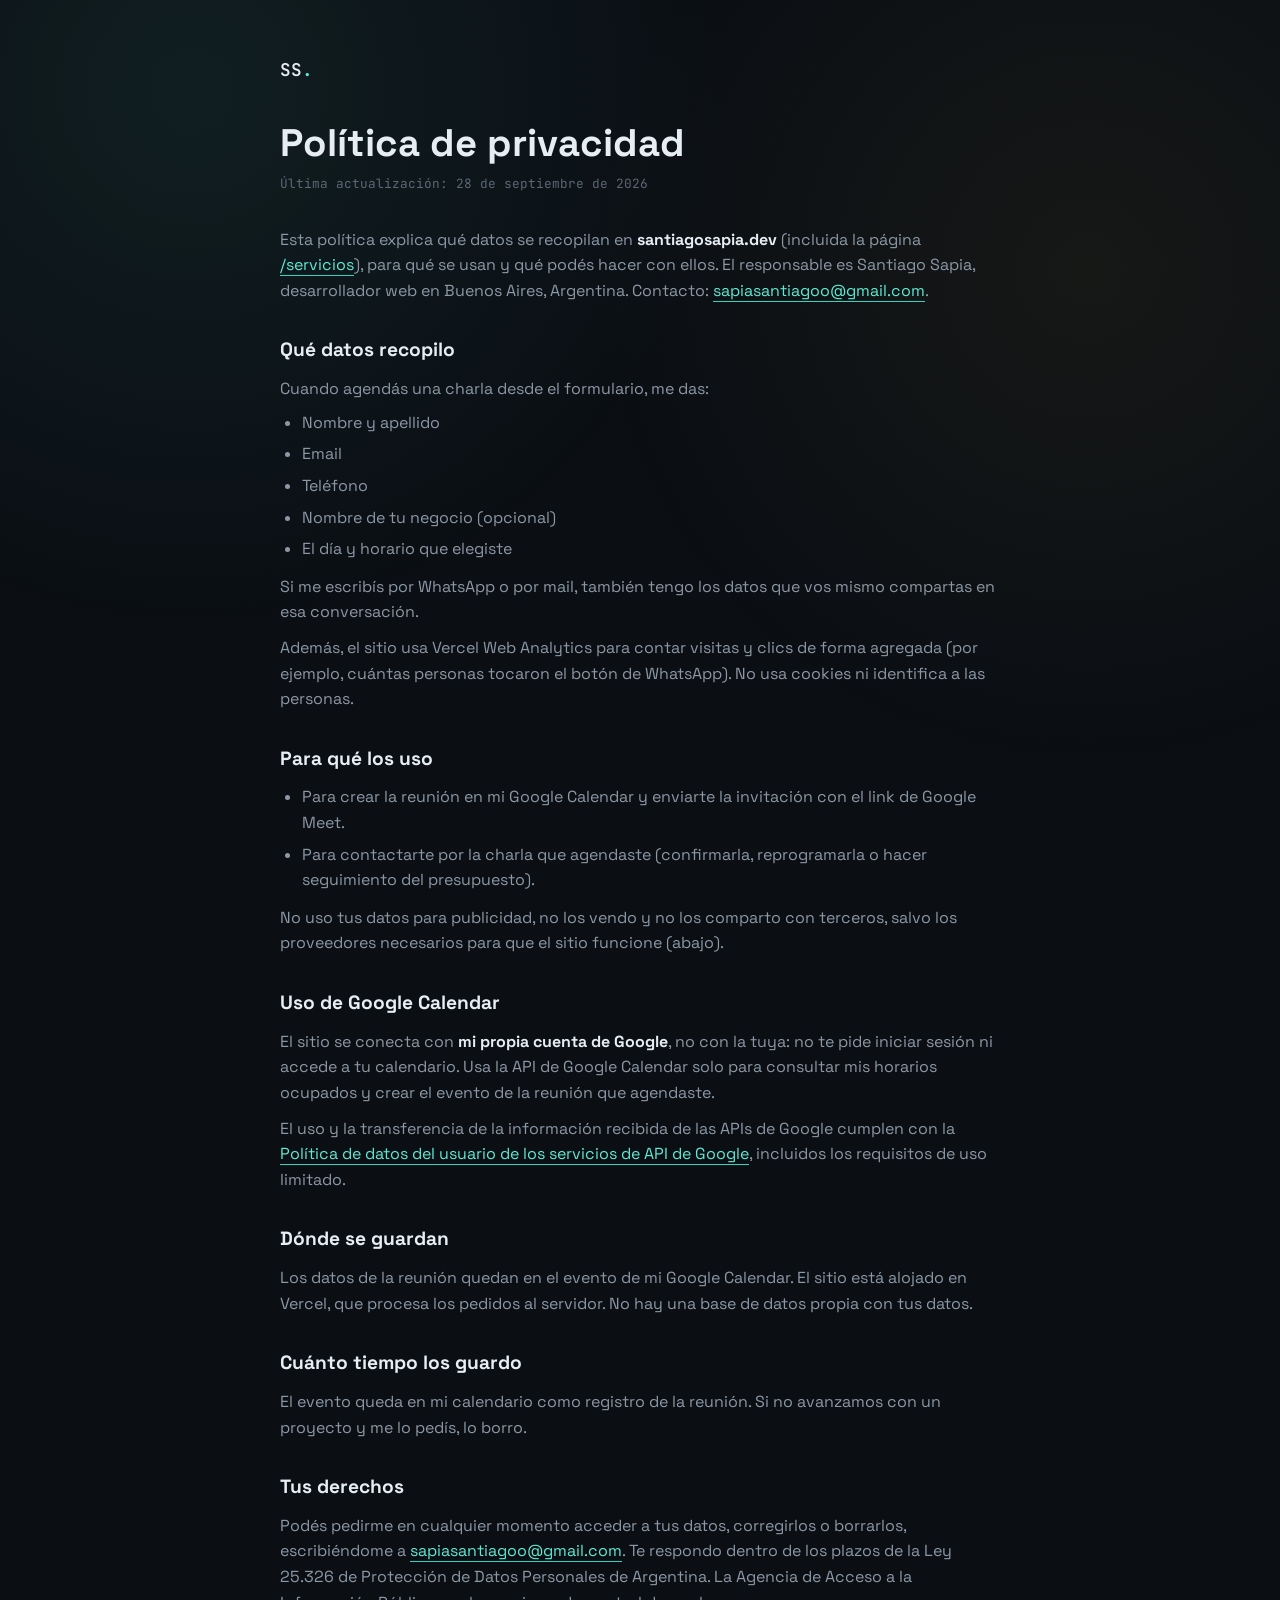
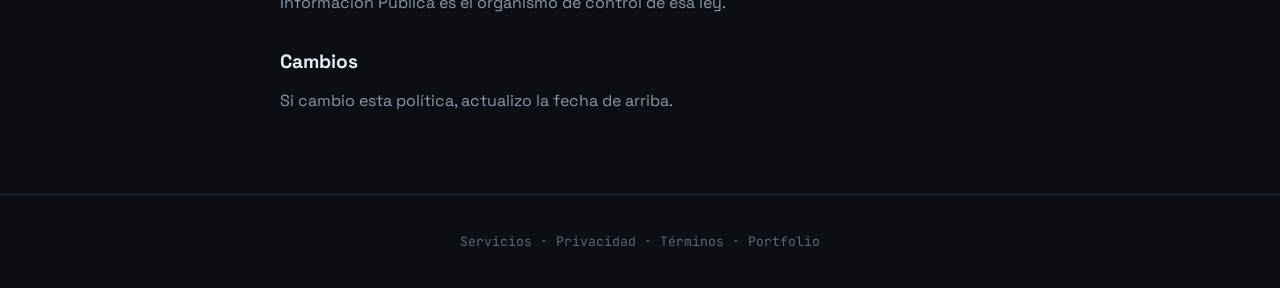
<file: privacidad/index.html>
<!DOCTYPE html>
<html lang="es">
<head>
<meta charset="UTF-8">
<meta name="viewport" content="width=device-width, initial-scale=1.0">
<title>Política de privacidad — Santiago Sapia</title>
<meta name="description" content="Qué datos se recopilan en santiagosapia.dev al agendar una charla, para qué se usan y cómo pedir que se borren.">
<meta name="theme-color" content="#0b0f14">
<link rel="canonical" href="https://www.santiagosapia.dev/privacidad">
<link rel="icon" href="/favicon.ico" sizes="48x48">
<link rel="icon" href="/favicon.svg" type="image/svg+xml">
<link rel="preconnect" href="https://fonts.googleapis.com">
<link rel="preconnect" href="https://fonts.gstatic.com" crossorigin>
<link href="https://fonts.googleapis.com/css2?family=Space+Grotesk:wght@400;500;600;700&family=JetBrains+Mono:wght@400;500;600&display=swap" rel="stylesheet">
<link rel="stylesheet" href="/style.css?v=3">
<link rel="stylesheet" href="/legal.css?v=1">
</head>
<body>
<div class="noise"></div>
<main class="legal">
  <a href="/servicios" class="logo">SS<span class="dot">.</span></a>
  <h1>Política de privacidad</h1>
  <p class="updated">Última actualización: 28 de septiembre de 2026</p>

  <p>Esta política explica qué datos se recopilan en <strong>santiagosapia.dev</strong> (incluida la página <a href="/servicios">/servicios</a>), para qué se usan y qué podés hacer con ellos. El responsable es Santiago Sapia, desarrollador web en Buenos Aires, Argentina. Contacto: <a href="mailto:sapiasantiagoo@gmail.com">sapiasantiagoo@gmail.com</a>.</p>

  <h2>Qué datos recopilo</h2>
  <p>Cuando agendás una charla desde el formulario, me das:</p>
  <ul>
    <li>Nombre y apellido</li>
    <li>Email</li>
    <li>Teléfono</li>
    <li>Nombre de tu negocio (opcional)</li>
    <li>El día y horario que elegiste</li>
  </ul>
  <p>Si me escribís por WhatsApp o por mail, también tengo los datos que vos mismo compartas en esa conversación.</p>
  <p>Además, el sitio usa Vercel Web Analytics para contar visitas y clics de forma agregada (por ejemplo, cuántas personas tocaron el botón de WhatsApp). No usa cookies ni identifica a las personas.</p>

  <h2>Para qué los uso</h2>
  <ul>
    <li>Para crear la reunión en mi Google Calendar y enviarte la invitación con el link de Google Meet.</li>
    <li>Para contactarte por la charla que agendaste (confirmarla, reprogramarla o hacer seguimiento del presupuesto).</li>
  </ul>
  <p>No uso tus datos para publicidad, no los vendo y no los comparto con terceros, salvo los proveedores necesarios para que el sitio funcione (abajo).</p>

  <h2>Uso de Google Calendar</h2>
  <p>El sitio se conecta con <strong>mi propia cuenta de Google</strong>, no con la tuya: no te pide iniciar sesión ni accede a tu calendario. Usa la API de Google Calendar solo para consultar mis horarios ocupados y crear el evento de la reunión que agendaste.</p>
  <p>El uso y la transferencia de la información recibida de las APIs de Google cumplen con la <a href="https://developers.google.com/terms/api-services-user-data-policy" target="_blank" rel="noopener">Política de datos del usuario de los servicios de API de Google</a>, incluidos los requisitos de uso limitado.</p>

  <h2>Dónde se guardan</h2>
  <p>Los datos de la reunión quedan en el evento de mi Google Calendar. El sitio está alojado en Vercel, que procesa los pedidos al servidor. No hay una base de datos propia con tus datos.</p>

  <h2>Cuánto tiempo los guardo</h2>
  <p>El evento queda en mi calendario como registro de la reunión. Si no avanzamos con un proyecto y me lo pedís, lo borro.</p>

  <h2>Tus derechos</h2>
  <p>Podés pedirme en cualquier momento acceder a tus datos, corregirlos o borrarlos, escribiéndome a <a href="mailto:sapiasantiagoo@gmail.com">sapiasantiagoo@gmail.com</a>. Te respondo dentro de los plazos de la Ley 25.326 de Protección de Datos Personales de Argentina. La Agencia de Acceso a la Información Pública es el organismo de control de esa ley.</p>

  <h2>Cambios</h2>
  <p>Si cambio esta política, actualizo la fecha de arriba.</p>
</main>
<footer>
  <p><a href="/servicios">Servicios</a> · <a href="/privacidad">Privacidad</a> · <a href="/terminos">Términos</a> · <a href="/">Portfolio</a></p>
</footer>
</body>
</html>
</file>
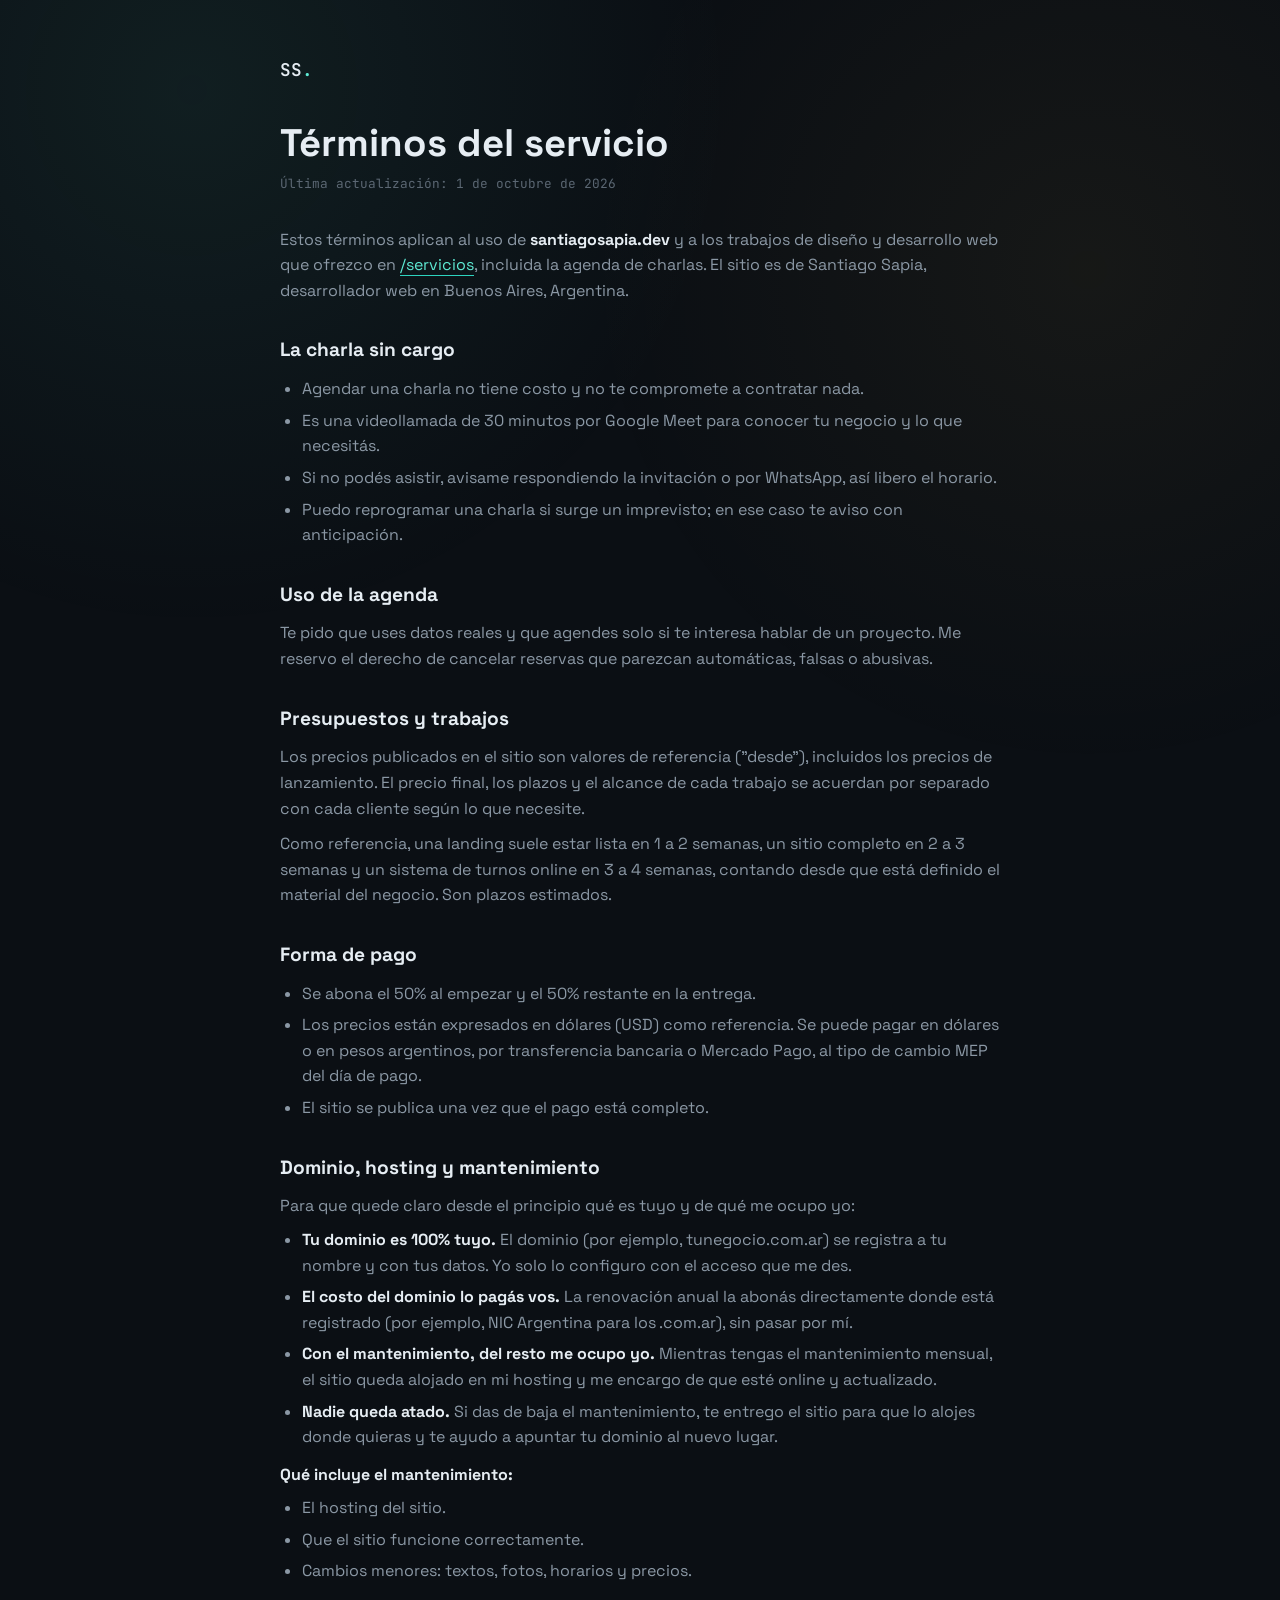
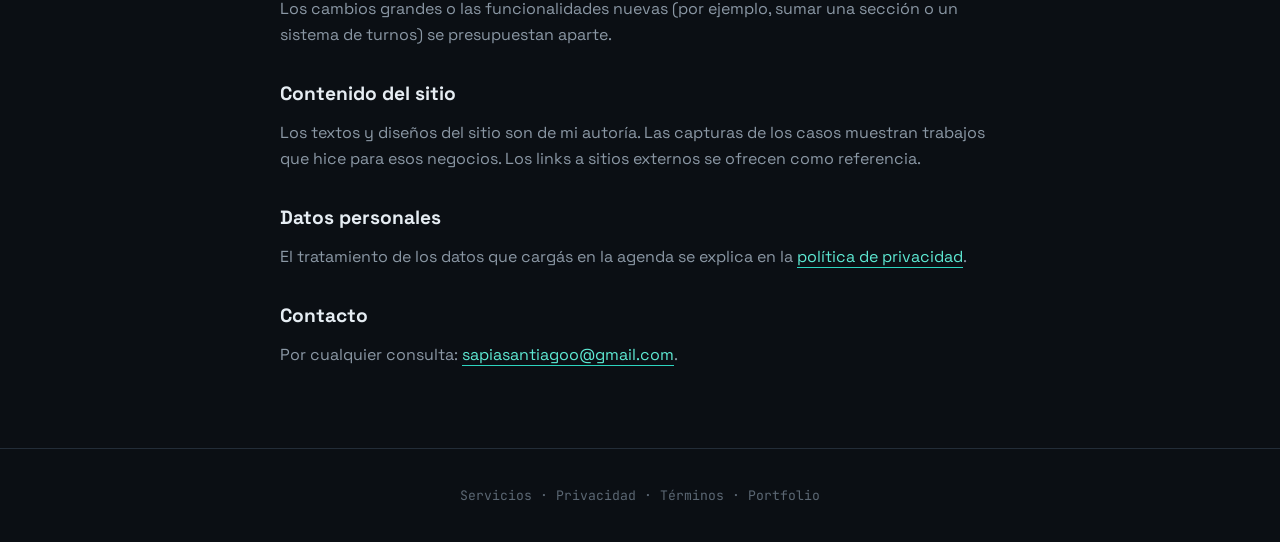
<file: terminos/index.html>
<!DOCTYPE html>
<html lang="es">
<head>
<meta charset="UTF-8">
<meta name="viewport" content="width=device-width, initial-scale=1.0">
<title>Términos del servicio — Santiago Sapia</title>
<meta name="description" content="Condiciones de uso de santiagosapia.dev y de la agenda de charlas sin cargo.">
<meta name="theme-color" content="#0b0f14">
<link rel="canonical" href="https://www.santiagosapia.dev/terminos">
<link rel="icon" href="/favicon.ico" sizes="48x48">
<link rel="icon" href="/favicon.svg" type="image/svg+xml">
<link rel="preconnect" href="https://fonts.googleapis.com">
<link rel="preconnect" href="https://fonts.gstatic.com" crossorigin>
<link href="https://fonts.googleapis.com/css2?family=Space+Grotesk:wght@400;500;600;700&family=JetBrains+Mono:wght@400;500;600&display=swap" rel="stylesheet">
<link rel="stylesheet" href="/style.css?v=3">
<link rel="stylesheet" href="/legal.css?v=1">
</head>
<body>
<div class="noise"></div>
<main class="legal">
  <a href="/servicios" class="logo">SS<span class="dot">.</span></a>
  <h1>Términos del servicio</h1>
  <p class="updated">Última actualización: 1 de octubre de 2026</p>

  <p>Estos términos aplican al uso de <strong>santiagosapia.dev</strong> y a los trabajos de diseño y desarrollo web que ofrezco en <a href="/servicios">/servicios</a>, incluida la agenda de charlas. El sitio es de Santiago Sapia, desarrollador web en Buenos Aires, Argentina.</p>

  <h2>La charla sin cargo</h2>
  <ul>
    <li>Agendar una charla no tiene costo y no te compromete a contratar nada.</li>
    <li>Es una videollamada de 30 minutos por Google Meet para conocer tu negocio y lo que necesitás.</li>
    <li>Si no podés asistir, avisame respondiendo la invitación o por WhatsApp, así libero el horario.</li>
    <li>Puedo reprogramar una charla si surge un imprevisto; en ese caso te aviso con anticipación.</li>
  </ul>

  <h2>Uso de la agenda</h2>
  <p>Te pido que uses datos reales y que agendes solo si te interesa hablar de un proyecto. Me reservo el derecho de cancelar reservas que parezcan automáticas, falsas o abusivas.</p>

  <h2>Presupuestos y trabajos</h2>
  <p>Los precios publicados en el sitio son valores de referencia ("desde"), incluidos los precios de lanzamiento. El precio final, los plazos y el alcance de cada trabajo se acuerdan por separado con cada cliente según lo que necesite.</p>
  <p>Como referencia, una landing suele estar lista en 1 a 2 semanas, un sitio completo en 2 a 3 semanas y un sistema de turnos online en 3 a 4 semanas, contando desde que está definido el material del negocio. Son plazos estimados.</p>

  <h2>Forma de pago</h2>
  <ul>
    <li>Se abona el 50% al empezar y el 50% restante en la entrega.</li>
    <li>Los precios están expresados en dólares (USD) como referencia. Se puede pagar en dólares o en pesos argentinos, por transferencia bancaria o Mercado Pago, al tipo de cambio MEP del día de pago.</li>
    <li>El sitio se publica una vez que el pago está completo.</li>
  </ul>

  <h2>Dominio, hosting y mantenimiento</h2>
  <p>Para que quede claro desde el principio qué es tuyo y de qué me ocupo yo:</p>
  <ul>
    <li><strong>Tu dominio es 100% tuyo.</strong> El dominio (por ejemplo, tunegocio.com.ar) se registra a tu nombre y con tus datos. Yo solo lo configuro con el acceso que me des.</li>
    <li><strong>El costo del dominio lo pagás vos.</strong> La renovación anual la abonás directamente donde está registrado (por ejemplo, NIC Argentina para los .com.ar), sin pasar por mí.</li>
    <li><strong>Con el mantenimiento, del resto me ocupo yo.</strong> Mientras tengas el mantenimiento mensual, el sitio queda alojado en mi hosting y me encargo de que esté online y actualizado.</li>
    <li><strong>Nadie queda atado.</strong> Si das de baja el mantenimiento, te entrego el sitio para que lo alojes donde quieras y te ayudo a apuntar tu dominio al nuevo lugar.</li>
  </ul>
  <p><strong>Qué incluye el mantenimiento:</strong></p>
  <ul>
    <li>El hosting del sitio.</li>
    <li>Que el sitio funcione correctamente.</li>
    <li>Cambios menores: textos, fotos, horarios y precios.</li>
  </ul>
  <p>Los cambios grandes o las funcionalidades nuevas (por ejemplo, sumar una sección o un sistema de turnos) se presupuestan aparte.</p>

  <h2>Contenido del sitio</h2>
  <p>Los textos y diseños del sitio son de mi autoría. Las capturas de los casos muestran trabajos que hice para esos negocios. Los links a sitios externos se ofrecen como referencia.</p>

  <h2>Datos personales</h2>
  <p>El tratamiento de los datos que cargás en la agenda se explica en la <a href="/privacidad">política de privacidad</a>.</p>

  <h2>Contacto</h2>
  <p>Por cualquier consulta: <a href="mailto:sapiasantiagoo@gmail.com">sapiasantiagoo@gmail.com</a>.</p>
</main>
<footer>
  <p><a href="/servicios">Servicios</a> · <a href="/privacidad">Privacidad</a> · <a href="/terminos">Términos</a> · <a href="/">Portfolio</a></p>
</footer>
</body>
</html>
</file>
<file: style.css>
:root {
  --bg: #0b0f14;
  --bg-alt: #0f151c;
  --surface: #131a22;
  --surface-hover: #17202b;
  --border: #232d38;
  --text: #e6edf3;
  --text-dim: #8b98a5;
  --text-faint: #5b6773;
  --accent: #5eead4;
  --accent-dim: #2dd4bf;
  --accent-soft: rgba(94, 234, 212, 0.12);
  --gold: #f5c451;
  --radius: 14px;
  --maxw: 1080px;
  --font-head: 'Space Grotesk', sans-serif;
  --font-mono: 'JetBrains Mono', monospace;
  --ease-out: cubic-bezier(0.23, 1, 0.32, 1);
  --ease-in-out: cubic-bezier(0.77, 0, 0.175, 1);
}

* { box-sizing: border-box; margin: 0; padding: 0; }

html { scroll-behavior: smooth; }

body {
  background: var(--bg);
  color: var(--text);
  font-family: var(--font-head);
  line-height: 1.6;
  -webkit-font-smoothing: antialiased;
  overflow-x: hidden;
}

.noise {
  position: fixed;
  inset: 0;
  pointer-events: none;
  z-index: 0;
  background:
    radial-gradient(circle at 15% 10%, rgba(94,234,212,0.07), transparent 40%),
    radial-gradient(circle at 85% 30%, rgba(245,196,81,0.05), transparent 40%);
}

a { color: inherit; text-decoration: none; }

::selection { background: var(--accent); color: #0b0f14; }

a:focus-visible, button:focus-visible {
  outline: 2px solid var(--accent);
  outline-offset: 3px;
  border-radius: 6px;
}

.sr-only {
  position: absolute;
  width: 1px;
  height: 1px;
  padding: 0;
  margin: -1px;
  overflow: hidden;
  clip: rect(0, 0, 0, 0);
  white-space: nowrap;
  border: 0;
}

/* NAV */
#navbar {
  position: sticky;
  top: 0;
  z-index: 50;
  backdrop-filter: blur(12px);
  background: rgba(11, 15, 20, 0.75);
  border-bottom: 1px solid var(--border);
}
.nav-inner {
  max-width: var(--maxw);
  margin: 0 auto;
  padding: 16px 24px;
  display: flex;
  align-items: center;
  justify-content: space-between;
}
.logo {
  font-family: var(--font-mono);
  font-weight: 600;
  font-size: 1.1rem;
  color: var(--text);
}
.logo .dot { color: var(--accent); }
.nav-links {
  display: flex;
  align-items: center;
  gap: 28px;
}
.nav-links a {
  font-size: 0.92rem;
  color: var(--text-dim);
  transition: color 0.2s;
}
.nav-links a:hover { color: var(--accent); }
.cv-btn {
  padding: 8px 16px;
  border: 1px solid var(--accent-dim);
  border-radius: 999px;
  color: var(--accent) !important;
  font-family: var(--font-mono);
  font-size: 0.82rem !important;
}
.nav-links .cv-btn { transition: background-color 0.2s ease, transform 160ms var(--ease-out); }
.cv-btn:hover { background: var(--accent-soft); }

.nav-right {
  display: flex;
  align-items: center;
  gap: 20px;
}

/* LANGUAGE SWITCHER */
.lang { position: relative; }
.lang-btn {
  display: flex;
  align-items: center;
  gap: 8px;
  padding: 7px 12px;
  background: var(--surface);
  border: 1px solid var(--border);
  border-radius: 999px;
  color: var(--text);
  font-family: var(--font-mono);
  font-size: 0.8rem;
  cursor: pointer;
  transition: border-color 0.2s ease, transform 160ms var(--ease-out);
}
.lang-btn:hover,
.lang-btn[aria-expanded="true"] { border-color: var(--accent-dim); }
.lang-btn .chev { color: var(--text-dim); transition: transform 0.2s; }
.lang-btn[aria-expanded="true"] .chev { transform: rotate(180deg); }
.flag {
  display: inline-flex;
  width: 20px;
  height: 14px;
  border-radius: 3px;
  overflow: hidden;
  flex: none;
  box-shadow: 0 0 0 1px rgba(255,255,255,0.12);
}
.flag svg { width: 100%; height: 100%; display: block; }
.lang-menu {
  position: absolute;
  top: calc(100% + 8px);
  right: 0;
  min-width: 160px;
  list-style: none;
  padding: 6px;
  background: var(--surface);
  border: 1px solid var(--border);
  border-radius: 12px;
  box-shadow: 0 16px 40px -12px rgba(0,0,0,0.6);
  z-index: 60;
  transform-origin: top right;
  transition: opacity 150ms var(--ease-out), transform 150ms var(--ease-out);
}
/* Al abrirse crece desde el botón que lo dispara */
@starting-style {
  .lang-menu { opacity: 0; transform: scale(0.97); }
}
.lang-menu[hidden] { display: none; }
.lang-menu button {
  width: 100%;
  display: flex;
  align-items: center;
  gap: 10px;
  padding: 9px 12px;
  background: none;
  border: none;
  border-radius: 8px;
  color: var(--text-dim);
  font-family: var(--font-head);
  font-size: 0.9rem;
  text-align: left;
  cursor: pointer;
}
.lang-menu button:hover,
.lang-menu button:focus-visible { background: var(--surface-hover); color: var(--text); outline: none; }
.lang-menu button[aria-current="true"] { color: var(--accent); }

#navToggle {
  display: none;
  flex-direction: column;
  gap: 5px;
  background: none;
  border: none;
  cursor: pointer;
  padding: 6px;
}
#navToggle span {
  width: 22px;
  height: 2px;
  background: var(--text);
  border-radius: 2px;
}

/* HERO */
.hero {
  position: relative;
  z-index: 1;
  min-height: 92vh;
  display: flex;
  flex-direction: column;
  justify-content: center;
  max-width: var(--maxw);
  margin: 0 auto;
  padding: 40px 24px;
}
.hero-inner {
  display: grid;
  grid-template-columns: 1.3fr 0.9fr;
  gap: 48px;
  align-items: center;
}
.eyebrow {
  font-family: var(--font-mono);
  font-size: 0.85rem;
  color: var(--accent);
  display: flex;
  align-items: center;
  gap: 8px;
  margin-bottom: 20px;
}
.blink { animation: blink 1.8s infinite; font-size: 0.6rem; }
@keyframes blink { 50% { opacity: 0.2; } }

.hero h1 {
  font-size: clamp(2.2rem, 5vw, 3.4rem);
  font-weight: 700;
  line-height: 1.15;
  letter-spacing: -0.02em;
}
.highlight {
  background: linear-gradient(90deg, var(--accent), var(--gold));
  -webkit-background-clip: text;
  background-clip: text;
  color: transparent;
}
.hero-role {
  font-family: var(--font-mono);
  color: var(--text-dim);
  font-size: 1.15rem;
  margin: 16px 0 20px;
  min-height: 1.6em;
}
.cursor { color: var(--accent); animation: blink 1s infinite; }

.hero-desc {
  color: var(--text-dim);
  max-width: 46ch;
  font-size: 1rem;
  margin-bottom: 32px;
}

.hero-actions {
  display: flex;
  gap: 14px;
  margin-bottom: 32px;
  flex-wrap: wrap;
}
.btn {
  padding: 12px 24px;
  border-radius: 999px;
  font-weight: 600;
  font-size: 0.95rem;
  transition: background-color 0.2s ease, border-color 0.2s ease, color 0.2s ease, transform 160ms var(--ease-out);
  display: inline-block;
}
.btn-primary {
  background: var(--accent);
  color: #06110e;
}
.btn-primary:hover { background: var(--gold); }
.btn-ghost {
  border: 1px solid var(--border);
  color: var(--text);
}
.btn-ghost:hover { border-color: var(--accent); color: var(--accent); }

.hero-links {
  display: flex;
  gap: 18px;
}
.hero-links a {
  color: var(--text-dim);
  transition: color 0.2s ease, transform 200ms var(--ease-out);
}
.hero-links a:hover { color: var(--accent); }

.hero-photo {
  position: relative;
  display: flex;
  justify-content: center;
}
.photo-frame {
  width: min(280px, 80%);
  aspect-ratio: 4/5;
  border-radius: 20px;
  overflow: hidden;
  border: 1px solid var(--border);
  position: relative;
  box-shadow: 0 0 0 1px rgba(94,234,212,0.08), 0 20px 60px -20px rgba(94,234,212,0.25);
}
.photo-frame img {
  width: 100%;
  height: 100%;
  object-fit: cover;
  filter: grayscale(15%) contrast(1.05);
}
.photo-tag {
  position: absolute;
  bottom: -14px;
  right: 8%;
  background: var(--surface);
  border: 1px solid var(--border);
  padding: 8px 14px;
  border-radius: 999px;
  font-family: var(--font-mono);
  font-size: 0.75rem;
  color: var(--accent);
}

.scroll-hint {
  display: flex;
  align-items: center;
  gap: 8px;
  font-family: var(--font-mono);
  font-size: 0.75rem;
  color: var(--text-faint);
  margin: 0 auto;
  text-transform: uppercase;
  letter-spacing: 0.1em;
}
.scroll-hint span {
  width: 1px;
  height: 24px;
  background: linear-gradient(var(--text-faint), transparent);
  display: block;
}

/* SECTIONS */
.section {
  position: relative;
  z-index: 1;
  max-width: var(--maxw);
  margin: 0 auto;
  padding: 90px 24px;
  border-top: 1px solid var(--border);
}
.section-label {
  font-family: var(--font-mono);
  color: var(--accent);
  font-size: 0.85rem;
  letter-spacing: 0.05em;
  margin-bottom: 32px;
}

/* ABOUT */
.about-grid {
  display: grid;
  grid-template-columns: 1.4fr 1fr;
  gap: 48px;
}
.about-text p { color: var(--text-dim); margin-bottom: 18px; font-size: 1.02rem; }
.about-text strong { color: var(--text); font-weight: 600; }
.about-stats {
  display: grid;
  grid-template-columns: 1fr 1fr;
  gap: 14px;
  align-content: start;
}
.stat-card {
  background: var(--surface);
  border: 1px solid var(--border);
  border-radius: var(--radius);
  padding: 22px;
  display: flex;
  flex-direction: column;
  gap: 4px;
}
.stat-num {
  font-family: var(--font-mono);
  font-size: 1.8rem;
  font-weight: 600;
  color: var(--accent);
}
.stat-label { font-size: 0.82rem; color: var(--text-faint); }

/* SKILLS */
.skills-grid {
  display: grid;
  grid-template-columns: repeat(2, 1fr);
  gap: 18px;
}
.skill-card {
  background: var(--surface);
  border: 1px solid var(--border);
  border-radius: var(--radius);
  padding: 26px;
  transition: border-color 0.2s ease, transform 200ms var(--ease-out);
}
.skill-card:hover { border-color: var(--accent-dim); }
.skill-card-wide { grid-column: 1 / -1; }
.skill-card h3 {
  font-size: 0.95rem;
  color: var(--text-dim);
  font-family: var(--font-mono);
  margin-bottom: 16px;
  text-transform: uppercase;
  letter-spacing: 0.04em;
}
.chips { display: flex; flex-wrap: wrap; gap: 8px; }
.chips span {
  font-family: var(--font-mono);
  font-size: 0.8rem;
  padding: 6px 12px;
  background: var(--bg-alt);
  border: 1px solid var(--border);
  border-radius: 999px;
  color: var(--text);
}

/* PROJECTS */
.project-card {
  display: grid;
  grid-template-columns: 1.1fr 1fr;
  gap: 36px;
  align-items: center;
  background: var(--surface);
  border: 1px solid var(--border);
  border-radius: var(--radius);
  padding: 28px;
  margin-bottom: 22px;
  transition: border-color 0.2s ease, transform 200ms var(--ease-out);
}
.project-card:hover { border-color: var(--accent-dim); }
.project-card.reverse { grid-template-columns: 1fr 1.1fr; }
.project-card.reverse .project-media { order: 2; }
.project-media {
  display: block;
  border-radius: 10px;
  overflow: hidden;
  border: 1px solid var(--border);
  aspect-ratio: 16 / 10;
  background: var(--bg-alt);
}
.project-media img {
  width: 100%;
  height: 100%;
  object-fit: cover;
  object-position: top;
  display: block;
  transition: transform 0.5s ease;
}
.project-info p.project-role { color: var(--text); font-size: 0.92rem; }

.case {
  margin-bottom: 20px;
  border: 1px solid var(--border);
  border-radius: 10px;
  background: var(--bg-alt);
}
.case summary {
  cursor: pointer;
  padding: 10px 14px;
  font-family: var(--font-mono);
  font-size: 0.85rem;
  color: var(--accent);
  list-style: none;
  display: flex;
  align-items: center;
  gap: 8px;
}
.case summary::-webkit-details-marker { display: none; }
.case summary::before {
  content: '+';
  width: 14px;
  text-align: center;
}
.case[open] summary::before { content: '−'; }
.case dl { padding: 0 14px 14px 36px; }
.case dt {
  font-size: 0.9rem;
  font-weight: 600;
  color: var(--text);
  margin-top: 10px;
}
.case dt:first-child { margin-top: 0; }
.case dd { color: var(--text-dim); font-size: 0.9rem; margin-top: 2px; }
.project-role strong { color: var(--accent); font-weight: 600; }
.project-tag {
  font-family: var(--font-mono);
  font-size: 0.78rem;
  color: var(--gold);
  display: block;
  margin-bottom: 10px;
}
.project-info h3 { font-size: 1.5rem; margin-bottom: 10px; }
.project-info p { color: var(--text-dim); margin-bottom: 18px; max-width: 65ch; }
.project-info .chips { margin-bottom: 20px; }
.project-links { display: flex; gap: 22px; flex-wrap: wrap; }
.project-links a {
  font-family: var(--font-mono);
  font-size: 0.88rem;
  color: var(--accent);
  border-bottom: 1px solid transparent;
  transition: border-color 0.2s;
}
.project-links a:hover { border-color: var(--accent); }
.project-note {
  font-family: var(--font-mono);
  font-size: 0.8rem;
  color: var(--text-faint);
}

/* TIMELINE */
.timeline {
  position: relative;
  padding-left: 28px;
  border-left: 1px solid var(--border);
}
.timeline-item {
  position: relative;
  padding-bottom: 40px;
}
.timeline-item:last-child { padding-bottom: 0; }
.timeline-item::before {
  content: '';
  position: absolute;
  left: -33px;
  top: 4px;
  width: 9px;
  height: 9px;
  border-radius: 50%;
  background: var(--accent);
  box-shadow: 0 0 0 4px var(--accent-soft);
}
.timeline-date {
  font-family: var(--font-mono);
  font-size: 0.8rem;
  color: var(--text-faint);
}
.timeline-item h3 { margin: 6px 0 2px; font-size: 1.15rem; }
.timeline-sub { color: var(--accent-dim); font-size: 0.9rem; margin-bottom: 8px; }
.timeline-item p:not(.timeline-sub) { color: var(--text-dim); font-size: 0.95rem; }
.timeline-item p a { color: var(--accent); font-weight: 600; white-space: nowrap; }
.timeline-item p a:hover { text-decoration: underline; }

/* CONTACT */
.contact-section { text-align: center; }
.contact-section h2 {
  font-size: clamp(1.6rem, 4vw, 2.3rem);
  max-width: 20ch;
  margin: 0 auto 16px;
}
.contact-desc {
  color: var(--text-dim);
  max-width: 50ch;
  margin: 0 auto 44px;
}
.contact-grid {
  display: grid;
  grid-template-columns: repeat(4, 1fr);
  gap: 14px;
}
.contact-card {
  background: var(--surface);
  border: 1px solid var(--border);
  border-radius: var(--radius);
  padding: 22px 16px;
  display: flex;
  flex-direction: column;
  gap: 6px;
  transition: border-color 0.2s ease, transform 200ms var(--ease-out);
}
.contact-card:hover { border-color: var(--accent-dim); }
.contact-label {
  font-family: var(--font-mono);
  font-size: 0.72rem;
  color: var(--text-faint);
  text-transform: uppercase;
  letter-spacing: 0.06em;
}
.contact-value { font-size: 0.88rem; word-break: break-word; }
/* Línea secundaria: redes del proyecto freelance, más chica y tenue que las tarjetas */
.contact-side {
  display: flex;
  flex-wrap: wrap;
  align-items: center;
  justify-content: center;
  gap: 4px 12px;
  margin-top: 28px;
  font-size: 0.85rem;
  color: var(--text-dim);
}
.contact-side-icons { display: inline-flex; }
.contact-side-icon {
  display: inline-flex;
  align-items: center;
  justify-content: center;
  width: 44px;
  height: 44px;
  color: var(--text-dim);
  transition: color 0.2s;
}
.contact-side-icon:hover { color: var(--accent); }
.contact-side-icon svg {
  width: 18px;
  height: 18px;
  fill: none;
  stroke: currentColor;
  stroke-width: 2;
  stroke-linecap: round;
  stroke-linejoin: round;
}

footer {
  text-align: center;
  padding: 36px 24px;
  color: var(--text-faint);
  font-size: 0.82rem;
  font-family: var(--font-mono);
  border-top: 1px solid var(--border);
  position: relative;
  z-index: 1;
}
.footer-link { color: var(--text-dim); border-bottom: 1px solid var(--border); transition: color 0.2s, border-color 0.2s; }
.footer-link:hover { color: var(--accent); border-color: var(--accent); }

/* PRESIÓN: lo que se aprieta se achica apenas, para confirmar el toque */
@media (prefers-reduced-motion: no-preference) {
  .btn:active,
  .cv-btn:active,
  .lang-btn:active { transform: scale(0.97); }
}

/* ELEVACIÓN AL PASAR EL CURSOR: solo con mouse, así en pantallas táctiles no queda pegada */
@media (hover: hover) and (pointer: fine) and (prefers-reduced-motion: no-preference) {
  .btn-primary:hover { transform: translateY(-2px); }
  .btn-primary:active { transform: translateY(0) scale(0.97); }
  .hero-links a:hover { transform: translateY(-2px); }
  .skill-card:hover { transform: translateY(-3px); }
  .project-card:hover { transform: translateY(-4px); }
  .project-card:hover .project-media img { transform: scale(1.03); }
  .contact-card:hover { transform: translateY(-3px); }
}

/* RESPONSIVE */
@media (max-width: 860px) {
  .hero-inner { grid-template-columns: 1fr; }
  .hero-photo { order: -1; margin-bottom: 12px; }
  .photo-frame { width: 200px; margin: 0 auto; }
  .about-grid { grid-template-columns: 1fr; }
  .skills-grid { grid-template-columns: 1fr; }
  .contact-grid { grid-template-columns: 1fr 1fr; }
  .project-card,
  .project-card.reverse { grid-template-columns: 1fr; gap: 24px; padding: 20px; }
  .project-card.reverse .project-media { order: 0; }

  #navToggle { display: flex; }
  .nav-right { gap: 12px; }
  .nav-links {
    position: absolute;
    top: 100%;
    left: 0;
    right: 0;
    background: var(--bg);
    border-bottom: 1px solid var(--border);
    flex-direction: column;
    align-items: flex-start;
    padding: 20px 24px;
    gap: 16px;
    display: none;
    transition: opacity 200ms var(--ease-out), transform 200ms var(--ease-out);
  }
  .nav-links.open { display: flex; }
  @starting-style {
    .nav-links.open { opacity: 0; transform: translateY(-8px); }
  }
}

@media (max-width: 480px) {
  .contact-grid { grid-template-columns: 1fr; }
}

@media (prefers-reduced-motion: reduce) {
  html { scroll-behavior: auto; }
  /* Sin movimiento: quedan solo los cambios suaves de color y opacidad */
  *, *::before, *::after {
    animation: none !important;
    transition-property: color, background-color, border-color, box-shadow, opacity !important;
  }
}
</file>
<file: legal.css>
/* Páginas legales (/privacidad, /terminos) — se apoyan en /style.css */
.legal {
  position: relative;
  z-index: 1;
  max-width: 760px;
  margin: 0 auto;
  padding: 56px 20px 80px;
}
.legal .logo { display: inline-block; margin-bottom: 36px; }
.legal h1 { font-size: clamp(1.8rem, 6vw, 2.4rem); line-height: 1.2; margin-bottom: 8px; }
.legal .updated { font-family: var(--font-mono); font-size: 0.8rem; color: var(--text-faint); margin-bottom: 32px; }
.legal h2 { font-size: 1.2rem; margin: 32px 0 10px; }
.legal p, .legal li { color: var(--text-dim); }
.legal p + p { margin-top: 10px; }
.legal ul { padding-left: 22px; display: grid; gap: 6px; margin-top: 8px; }
.legal strong { color: var(--text); }
.legal a { color: var(--accent); border-bottom: 1px solid var(--accent-dim); }
.legal .logo { border: none; color: var(--text); }
.legal ul + p { margin-top: 12px; }
</file>
